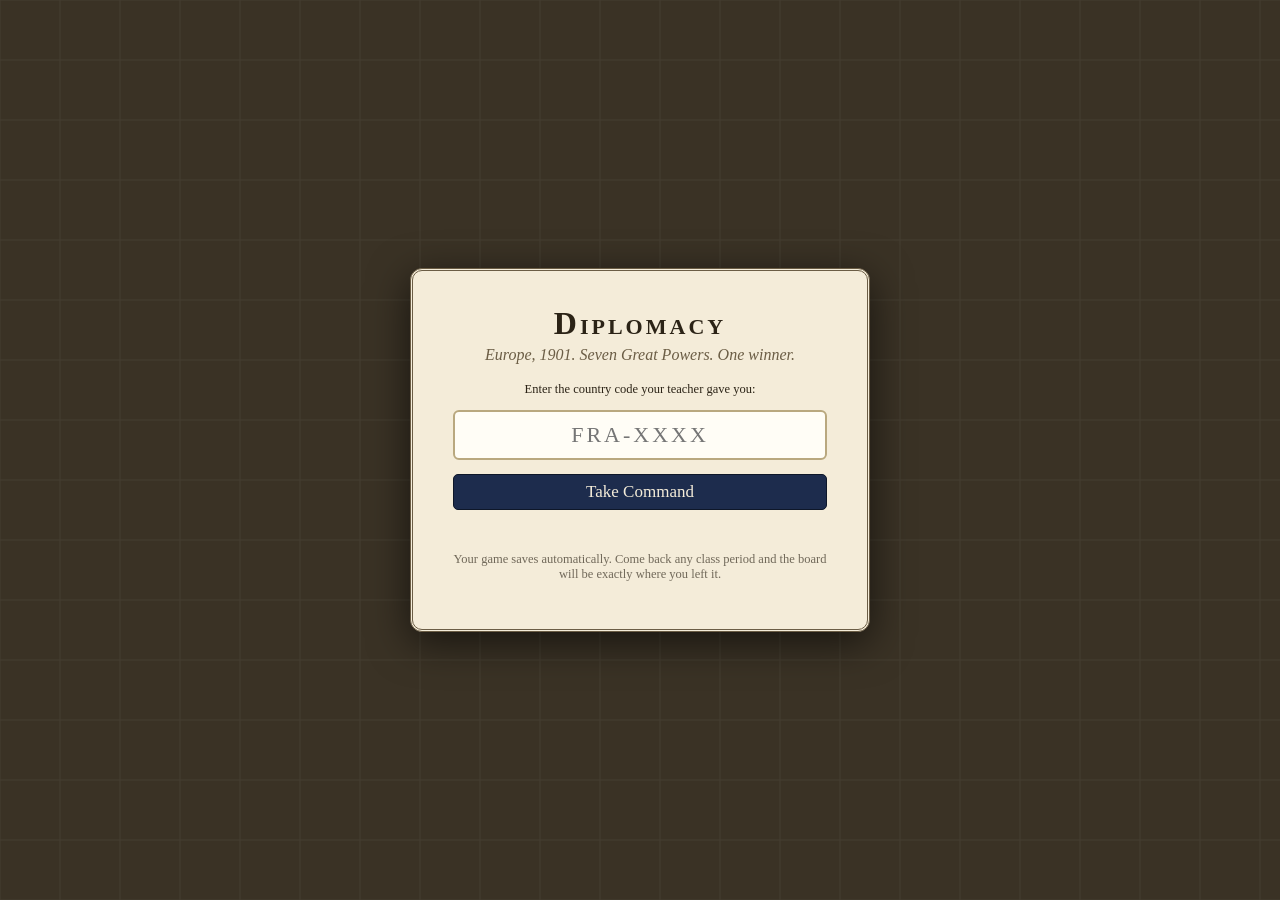
<file: index.html>
<!DOCTYPE html>
<html lang="en">
<head>
<meta charset="UTF-8">
<meta name="viewport" content="width=device-width, initial-scale=1.0">
<title>Diplomacy — 1901</title>
<link rel="stylesheet" href="css/style.css">
<link rel="icon" href="data:image/svg+xml,<svg xmlns='http://www.w3.org/2000/svg' viewBox='0 0 100 100'><text y='80' font-size='80'>⚓</text></svg>">
</head>
<body>

<!-- JOIN SCREEN -->
<div id="join" class="joinwrap" style="display:none">
  <div class="joincard">
    <h1>Diplomacy</h1>
    <div class="tag">Europe, 1901. Seven Great Powers. One winner.</div>
    <p class="small">Enter the country code your teacher gave you:</p>
    <input id="joinCode" maxlength="12" placeholder="FRA-XXXX" autocomplete="off">
    <button class="act" id="joinBtn">Take Command</button>
    <div class="joinerr" id="joinErr"></div>
    <p class="small muted">Your game saves automatically. Come back any class period and the board will be exactly where you left it.</p>
  </div>
</div>

<!-- GAME SCREEN -->
<div id="game" style="display:none">
  <header class="topbar">
    <h1>Diplomacy</h1>
    <span class="sub" id="gameName"></span>
    <span class="badge phase" id="phaseBadge"></span>
    <span class="badge power" id="powerBadge"></span>
    <span class="badge" id="scBadge"></span>
    <span class="badge" id="lockBadge"></span>
    <span class="spacer"></span>
    <button class="act ghost" id="leaveBtn" title="Switch to a different code">Sign out</button>
  </header>

  <main class="layout">
    <div class="boardwrap">
      <svg class="board" id="boardSvg"></svg>
    </div>

    <div class="panel">
      <div id="banners"></div>

      <div class="tabs">
        <button id="tabOrders" class="active">Orders</button>
        <button id="tabMsgs">Diplomacy <span id="msgCount"></span></button>
        <button id="tabLast">Last Turn</button>
      </div>

      <!-- ORDERS TAB -->
      <div id="paneOrders">
        <div class="hint" id="orderHint">Click one of your units on the map to give it an order.</div>
        <div class="actionbar" id="actionBar"></div>
        <h2 style="margin-top:8px">Your Orders</h2>
        <ul class="orders" id="orderList"></ul>
        <div class="actionbar" style="margin-top:8px">
          <button class="act good" id="submitBtn">Submit orders ✓</button>
          <button class="act ghost" id="unsubmitBtn" style="display:none">Edit orders again</button>
        </div>
        <div class="statusline" id="whoIsIn"></div>
      </div>

      <!-- MESSAGES TAB -->
      <div id="paneMsgs" style="display:none">
        <div class="hint">Negotiate in secret. Promises are not binding — that's Diplomacy. <b>Your teacher can read every message.</b></div>
        <div class="msgcompose">
          <select id="msgTo" style="flex:1"></select>
          <select id="msgKind">
            <option value="chat">💬 Message</option>
            <option value="alliance">🤝 Propose alliance</option>
            <option value="peace">🕊 Offer peace</option>
            <option value="threat">⚔ Send threat</option>
          </select>
        </div>
        <div class="msgcompose">
          <textarea id="msgText" maxlength="500" placeholder="Write your letter... or just send a proposal."></textarea>
          <button class="act" id="msgSend">Send</button>
        </div>
        <div class="msglist" id="msgList"></div>
      </div>

      <!-- LAST TURN TAB -->
      <div id="paneLast" style="display:none">
        <h2 id="lastLabel">Last Turn</h2>
        <div class="actionbar">
          <button class="act ghost" id="showArrowsBtn">Show moves on map</button>
        </div>
        <ul class="orders" id="lastList"></ul>
      </div>
    </div>
  </main>
</div>

<div id="modalHost"></div>

<script src="shared/map-data.js"></script>
<script src="shared/engine.js"></script>
<script src="shared/bot.js"></script>
<script src="js/config.js"></script>
<script src="js/api.js"></script>
<script src="js/board.js"></script>
<script src="js/app.js"></script>
</body>
</html>
</file>
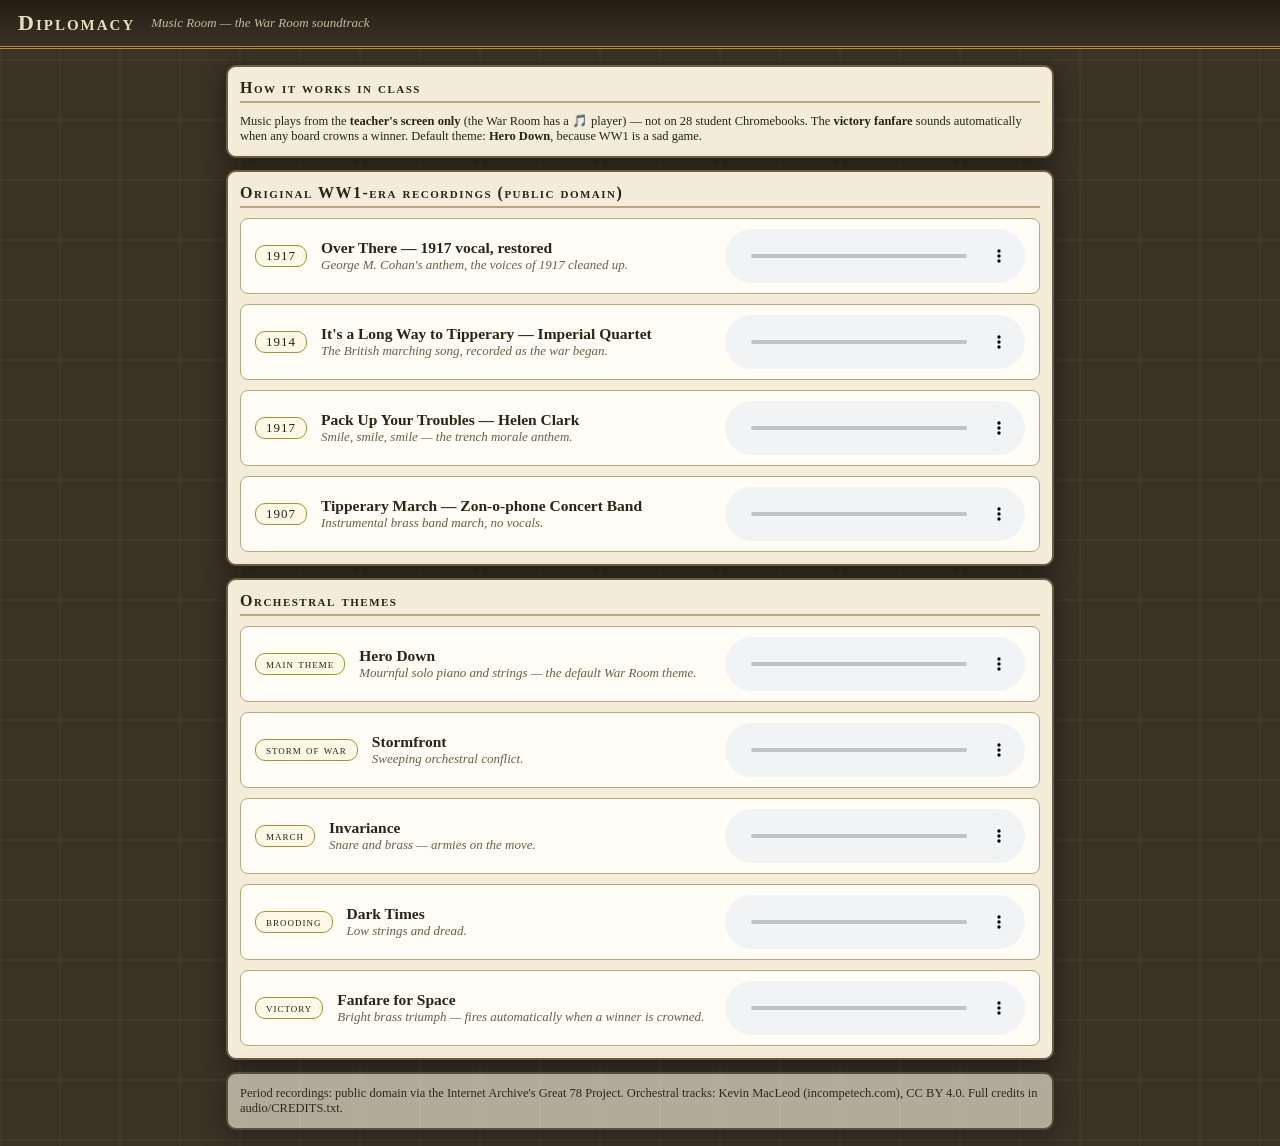
<file: music.html>
<!DOCTYPE html>
<html lang="en">
<head>
<meta charset="UTF-8">
<meta name="viewport" content="width=device-width, initial-scale=1.0">
<title>Diplomacy — Music Room</title>
<link rel="stylesheet" href="css/style.css">
<style>
  .audwrap { max-width: 860px; margin: 0 auto; padding: 16px; display: flex; flex-direction: column; gap: 12px; }
  .trackcard { display: flex; align-items: center; gap: 14px; background: #fffdf6; border: 1px solid var(--line); border-radius: 8px; padding: 10px 14px; }
  .trackcard .info { flex: 1; min-width: 0; }
  .trackcard .tname { font-weight: bold; font-size: 15.5px; }
  .trackcard .tdesc { font-size: 13px; font-style: italic; color: #6b5d45; }
  .trackcard audio { width: 300px; }
  .moodtag { font-variant: small-caps; letter-spacing: 1px; font-size: 13px; padding: 2px 10px; border-radius: 10px; border: 1px solid var(--gold); background: #fff8e6; white-space: nowrap; }
  @media (max-width: 700px) { .trackcard { flex-direction: column; align-items: stretch; } .trackcard audio { width: 100%; } }
</style>
</head>
<body>
<header class="topbar">
  <h1>Diplomacy</h1>
  <span class="sub">Music Room — the War Room soundtrack</span>
</header>

<main class="audwrap">
  <div class="panel">
    <h2>How it works in class</h2>
    <div class="small">
      Music plays from the <b>teacher's screen only</b> (the War Room has a 🎵 player) —
      not on 28 student Chromebooks. The <b>victory fanfare</b> sounds automatically when
      any board crowns a winner. Default theme: <b>Hero Down</b>, because WW1 is a sad game.
    </div>
  </div>

  <div class="panel">
    <h2>Original WW1-era recordings (public domain)</h2>
    <div class="trackcard">
      <span class="moodtag">1917</span>
      <div class="info"><div class="tname">Over There — 1917 vocal, restored</div>
        <div class="tdesc">George M. Cohan's anthem, the voices of 1917 cleaned up.</div></div>
      <audio controls preload="none" src="audio/overthere-vocal-1917-restored.mp3"></audio>
    </div>
    <div class="trackcard">
      <span class="moodtag">1914</span>
      <div class="info"><div class="tname">It's a Long Way to Tipperary — Imperial Quartet</div>
        <div class="tdesc">The British marching song, recorded as the war began.</div></div>
      <audio controls preload="none" src="audio/period-tipperary-imperial-quartet-1914.mp3"></audio>
    </div>
    <div class="trackcard">
      <span class="moodtag">1917</span>
      <div class="info"><div class="tname">Pack Up Your Troubles — Helen Clark</div>
        <div class="tdesc">Smile, smile, smile — the trench morale anthem.</div></div>
      <audio controls preload="none" src="audio/period-pack-up-your-troubles-1917.mp3"></audio>
    </div>
    <div class="trackcard">
      <span class="moodtag">1907</span>
      <div class="info"><div class="tname">Tipperary March — Zon-o-phone Concert Band</div>
        <div class="tdesc">Instrumental brass band march, no vocals.</div></div>
      <audio controls preload="none" src="audio/period-tipperary-march-band-1907.mp3"></audio>
    </div>
  </div>

  <div class="panel">
    <h2>Orchestral themes</h2>
    <div class="trackcard">
      <span class="moodtag">main theme</span>
      <div class="info"><div class="tname">Hero Down</div>
        <div class="tdesc">Mournful solo piano and strings — the default War Room theme.</div></div>
      <audio controls preload="none" src="audio/defeat-hero-down.mp3"></audio>
    </div>
    <div class="trackcard">
      <span class="moodtag">storm of war</span>
      <div class="info"><div class="tname">Stormfront</div>
        <div class="tdesc">Sweeping orchestral conflict.</div></div>
      <audio controls preload="none" src="audio/battle-stormfront.mp3"></audio>
    </div>
    <div class="trackcard">
      <span class="moodtag">march</span>
      <div class="info"><div class="tname">Invariance</div>
        <div class="tdesc">Snare and brass — armies on the move.</div></div>
      <audio controls preload="none" src="audio/march-invariance.mp3"></audio>
    </div>
    <div class="trackcard">
      <span class="moodtag">brooding</span>
      <div class="info"><div class="tname">Dark Times</div>
        <div class="tdesc">Low strings and dread.</div></div>
      <audio controls preload="none" src="audio/warroom-dark-times.mp3"></audio>
    </div>
    <div class="trackcard">
      <span class="moodtag">victory</span>
      <div class="info"><div class="tname">Fanfare for Space</div>
        <div class="tdesc">Bright brass triumph — fires automatically when a winner is crowned.</div></div>
      <audio controls preload="none" src="audio/victory-fanfare-for-space.mp3"></audio>
    </div>
  </div>

  <div class="panel small muted">
    Period recordings: public domain via the Internet Archive's Great 78 Project.
    Orchestral tracks: Kevin MacLeod (incompetech.com), CC BY 4.0. Full credits in audio/CREDITS.txt.
  </div>
</main>
</body>
</html>
</file>
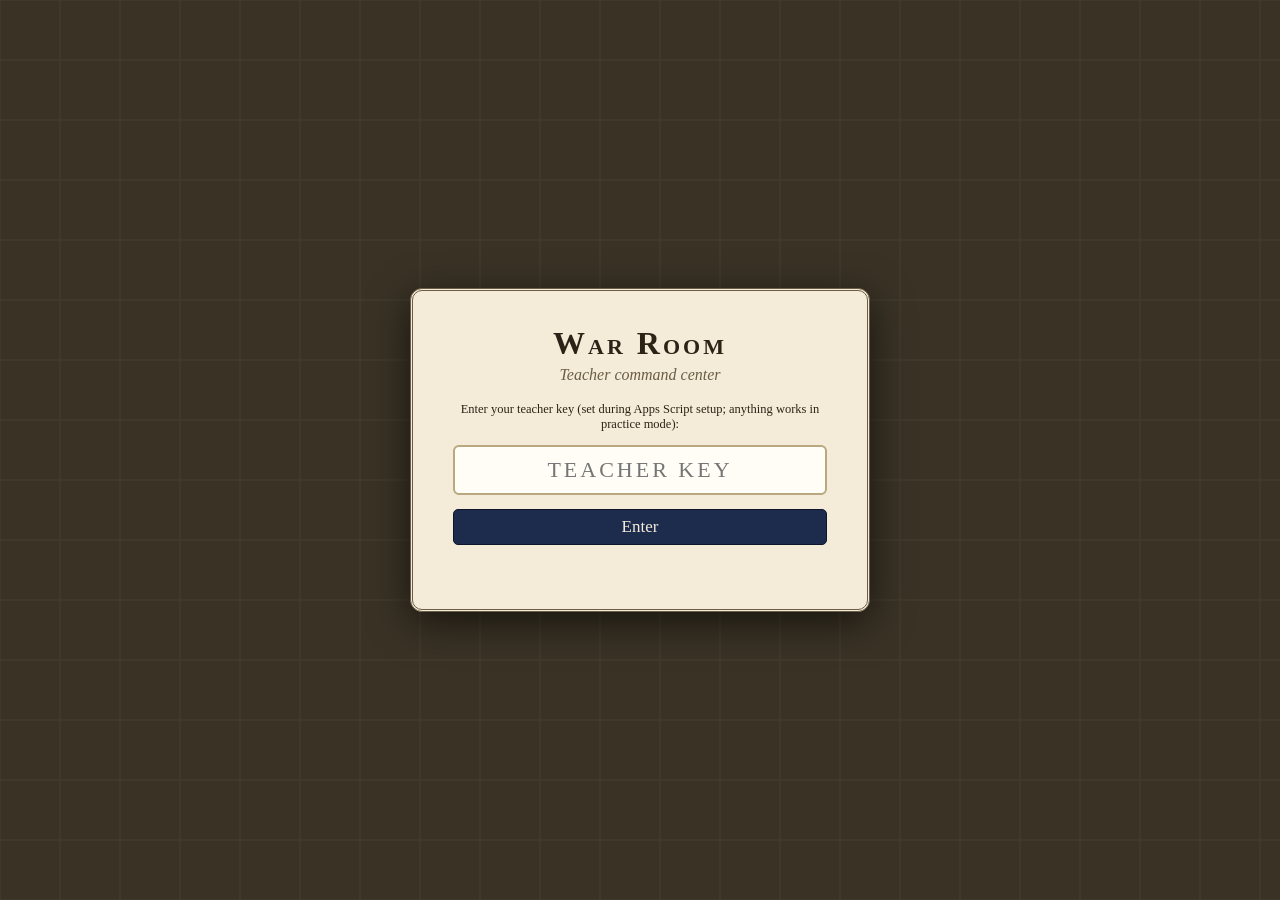
<file: teacher.html>
<!DOCTYPE html>
<html lang="en">
<head>
<meta charset="UTF-8">
<meta name="viewport" content="width=device-width, initial-scale=1.0">
<title>Diplomacy — War Room (Teacher)</title>
<link rel="stylesheet" href="css/style.css">
<link rel="icon" href="data:image/svg+xml,<svg xmlns='http://www.w3.org/2000/svg' viewBox='0 0 100 100'><text y='80' font-size='80'>🗺️</text></svg>">
</head>
<body>

<!-- TEACHER LOGIN -->
<div id="tjoin" class="joinwrap" style="display:none">
  <div class="joincard">
    <h1>War Room</h1>
    <div class="tag">Teacher command center</div>
    <p class="small">Enter your teacher key (set during Apps Script setup; anything works in practice mode):</p>
    <input id="tkeyInput" type="password" placeholder="teacher key" autocomplete="off">
    <button class="act" id="tkeyBtn">Enter</button>
    <div class="joinerr" id="tkeyErr"></div>
  </div>
</div>

<div id="tmain" style="display:none">
  <header class="topbar">
    <h1>Diplomacy — War Room</h1>
    <span class="badge" id="modeBadge"></span>
    <span class="spacer"></span>
    <label class="small" style="color:#e8dcbf">Map style (all games):
      <select id="allStyle">
        <option value="empire">Empire (countries colored)</option>
        <option value="terrain">Classic terrain (1976 look)</option>
      </select>
    </label>
    <button class="act ghost" id="allStyleBtn">Apply</button>
    <button class="act good" id="unlockAllBtn">🔓 Unlock all (class started)</button>
    <button class="act warn" id="lockAllBtn">🔒 Lock all (class over)</button>
    <button class="act ghost" id="tLogout">Sign out</button>
  </header>

  <main style="max-width:1700px;margin:0 auto;padding:12px;display:flex;flex-direction:column;gap:12px">

    <!-- MUSIC (teacher's screen only) -->
    <div class="panel" style="flex-direction:row;align-items:center;gap:10px;flex-wrap:wrap">
      <b style="font-variant:small-caps;letter-spacing:1px">🎵 War Room music</b>
      <select id="musicSel" style="flex:1;min-width:220px;font-family:inherit;padding:5px;border:1px solid var(--line);border-radius:5px;background:#fffdf6"></select>
      <button class="act" id="musicBtn">▶ Play</button>
      <input id="musicVol" type="range" min="0" max="100" value="60" style="width:110px" title="Volume">
      <span class="small muted">Plays on this screen only. The victory fanfare sounds by itself when a board crowns a winner.</span>
    </div>

    <!-- GAME LIST -->
    <div class="panel">
      <h2>Your Games</h2>
      <table class="games">
        <thead><tr>
          <th>Game</th><th>Phase</th><th>Orders in</th><th>Status</th><th style="width:330px">Actions</th>
        </tr></thead>
        <tbody id="gameRows"></tbody>
      </table>
      <div class="actionbar">
        <button class="act" id="newGameBtn">＋ New game (7 players)</button>
        <button class="act ghost" id="refreshBtn">↻ Refresh</button>
      </div>
      <div class="hint" id="tHint">
        <b>Class flow:</b> Unlock at the start of class → kids negotiate &amp; enter orders → when time's up
        hit <b>Resolve</b> on each game (units without orders simply hold) → Lock at the end of class.
        <b>Undo</b> reverses the last resolution if something went wrong.
      </div>
    </div>

    <!-- GAME DETAIL -->
    <div class="panel" id="detailPanel" style="display:none">
      <h2 id="dTitle"></h2>
      <div class="actionbar">
        <span class="badge phase" id="dPhase"></span>
        <span class="badge" id="dLock"></span>
        <button class="act good" id="dResolve">⚔ Resolve this turn</button>
        <button class="act" id="dLockBtn"></button>
        <button class="act warn" id="dUndo">↩ Undo last turn</button>
        <button class="act ghost" id="dClose">Close</button>
      </div>
      <div id="dWinner"></div>

      <h2>Country Codes <span class="small muted">(hand these to your players — regenerate if leaked)</span></h2>
      <div class="codegrid" id="dCodes"></div>

      <div style="display:grid;grid-template-columns:minmax(0,1.4fr) minmax(0,1fr);gap:12px">
        <div>
          <h2>Board</h2>
          <div class="boardwrap" style="box-shadow:none">
            <svg class="board" id="dBoard"></svg>
          </div>
          <div class="actionbar" style="margin-top:6px">
            <button class="act ghost" id="dShowLast">Show last turn's moves</button>
          </div>
        </div>
        <div style="min-width:0">
          <h2>Orders this turn</h2>
          <ul class="orders" id="dOrders" style="max-height:300px"></ul>
          <h2 style="margin-top:10px">Messages (all private mail, visible to you)</h2>
          <div class="msglist" id="dMsgs" style="max-height:300px"></div>
          <h2 style="margin-top:10px">Settings</h2>
          <div class="small" style="display:flex;flex-direction:column;gap:6px" id="dSettings"></div>
        </div>
      </div>
    </div>

    <!-- SCHOOL HOURS -->
    <div class="panel">
      <h2>School-Hours Backstop</h2>
      <div class="small" id="schedNote">
        Even if you forget to lock, the server refuses all student actions outside these hours
        (classroom mode only — practice mode skips this).
      </div>
      <div class="actionbar" style="align-items:center">
        <label class="small">Days:
          <select id="schedDays">
            <option value="12345">Mon–Fri</option>
            <option value="1234567">Every day</option>
          </select>
        </label>
        <label class="small">From <input id="schedStart" type="time" value="08:00"></label>
        <label class="small">To <input id="schedEnd" type="time" value="15:30"></label>
        <label class="small"><input type="checkbox" id="schedOn" checked> Enforce</label>
        <button class="act" id="schedSave">Save schedule</button>
        <span class="small muted" id="schedStatus"></span>
      </div>
    </div>
  </main>
</div>

<div id="modalHost"></div>

<script src="shared/map-data.js"></script>
<script src="shared/engine.js"></script>
<script src="shared/bot.js"></script>
<script src="js/config.js"></script>
<script src="js/api.js"></script>
<script src="js/board.js"></script>
<script src="js/teacher.js"></script>
</body>
</html>
</file>
<file: css/style.css>
/* ============================================================
 * DIPLOMACY — 1901 vintage theme
 * ============================================================ */

:root {
  --ink: #2b2316;
  --paper: #f4ecd9;
  --paper-dark: #e6dabe;
  --accent: #7a1f1f;
  --gold: #b08d2e;
  --line: #b9a87f;
}

* { box-sizing: border-box; }

body {
  margin: 0;
  font-family: Georgia, 'Times New Roman', serif;
  background: #3a3225 url('data:image/svg+xml;utf8,<svg xmlns="http://www.w3.org/2000/svg" width="60" height="60" opacity="0.05"><rect width="60" height="60" fill="none" stroke="white"/></svg>');
  color: var(--ink);
}

header.topbar {
  background: linear-gradient(#241e14, #3a3225);
  color: #e8dcbf;
  padding: 10px 18px;
  display: flex;
  align-items: center;
  gap: 16px;
  flex-wrap: wrap;
  border-bottom: 3px double var(--gold);
}
header.topbar h1 {
  font-size: 22px; margin: 0; letter-spacing: 2px;
  font-variant: small-caps;
}
header.topbar .sub { font-size: 13px; opacity: .8; font-style: italic; }
.spacer { flex: 1; }

.badge {
  display: inline-block; padding: 3px 10px; border-radius: 4px;
  font-size: 13px; border: 1px solid var(--gold); background: #241e14;
}
.badge.power { font-weight: bold; letter-spacing: 1px; }
.badge.lock-on { background: #5e1f1a; border-color: #d77; }
.badge.lock-off { background: #1f4d2a; border-color: #7c7; }
.badge.phase { background: #1d2c4d; }

main.layout {
  display: grid;
  grid-template-columns: minmax(0, 1fr) 360px;
  gap: 12px;
  padding: 12px;
  max-width: 1700px;
  margin: 0 auto;
}
@media (max-width: 1000px) {
  main.layout { grid-template-columns: 1fr; }
}

.boardwrap {
  background: #5b4a8e;           /* the purple frame of the 1976 board */
  border: 3px solid #3e3263;
  border-radius: 8px;
  box-shadow: 0 6px 24px rgba(0,0,0,.45);
  padding: 10px;
}
svg.board { width: 100%; height: auto; display: block; border-radius: 3px; }

/* board element styles */
.prov { cursor: pointer; transition: filter .12s; }
.prov:hover { filter: brightness(1.08); }
.prov.hl-sel { stroke: #1d2c4d !important; stroke-width: 2 !important; filter: brightness(1.12); }
.prov.hl-target { stroke: #1f6b2a !important; stroke-width: 1.8 !important; filter: brightness(1.22); cursor: crosshair; }
.prov.hl-warn { stroke: #a33 !important; stroke-width: 1.8 !important; }
.unit.dislodged { animation: blink 1.1s infinite; }
@keyframes blink { 50% { opacity: .45; } }
.failx { font: 700 9px Georgia, serif; fill: #b3382c; }
.buildmark, .removemark { font: 700 9px Georgia, serif; fill: #1f6b2a; }
.removemark { fill: #b3382c; }

/* side panel */
.panel {
  background: var(--paper);
  border: 2px solid #6b5d45;
  border-radius: 10px;
  box-shadow: 0 6px 24px rgba(0,0,0,.45);
  padding: 12px;
  display: flex;
  flex-direction: column;
  gap: 10px;
  min-width: 0;
}
.panel h2 {
  margin: 0; font-size: 16px; font-variant: small-caps; letter-spacing: 1.5px;
  border-bottom: 2px solid var(--line); padding-bottom: 4px;
}
.tabs { display: flex; gap: 6px; }
.tabs button {
  flex: 1; padding: 6px 4px; cursor: pointer;
  font-family: inherit; font-size: 13px;
  background: var(--paper-dark); color: var(--ink);
  border: 1px solid var(--line); border-radius: 5px;
}
.tabs button.active { background: var(--ink); color: var(--paper); }

.actionbar { display: flex; flex-wrap: wrap; gap: 6px; }
button.act {
  padding: 7px 12px; cursor: pointer; font-family: inherit; font-size: 14px;
  background: #1d2c4d; color: #f4ecd9; border: 1px solid #0e1729; border-radius: 5px;
}
button.act:hover { filter: brightness(1.2); }
button.act.warn { background: #7a1f1f; }
button.act.good { background: #1f6b2a; }
button.act.ghost { background: var(--paper-dark); color: var(--ink); border-color: var(--line); }
button.act:disabled { opacity: .45; cursor: default; }

.hint {
  font-size: 13px; font-style: italic; background: #fff8e6;
  border: 1px dashed var(--gold); border-radius: 5px; padding: 7px 9px;
}

ul.orders { list-style: none; margin: 0; padding: 0; max-height: 260px; overflow-y: auto; }
ul.orders li {
  display: flex; align-items: center; gap: 8px;
  padding: 5px 7px; border-bottom: 1px solid var(--line); font-size: 14px;
}
ul.orders li .res-ok { color: #1f6b2a; font-weight: bold; }
ul.orders li .res-fail { color: #b3382c; font-weight: bold; }
ul.orders li button {
  margin-left: auto; background: none; border: none; color: #7a1f1f;
  font-size: 15px; cursor: pointer;
}
ul.orders li .note { font-size: 12px; color: #7a1f1f; font-style: italic; }

.statusline { font-size: 13px; }
.statusline .dot { display: inline-block; width: 10px; height: 10px; border-radius: 50%; margin-right: 4px; }

/* messages */
.msgs { display: flex; flex-direction: column; gap: 8px; }
.msglist { max-height: 280px; overflow-y: auto; display: flex; flex-direction: column; gap: 6px; padding: 4px; }
.msg { border-radius: 8px; padding: 6px 10px; font-size: 13.5px; max-width: 92%; border: 1px solid var(--line); }
.msg.out { align-self: flex-end; background: #e3ecdf; }
.msg.in { align-self: flex-start; background: #fff8e6; }
.msg .meta { font-size: 11px; opacity: .65; margin-bottom: 2px; }
.msgcompose { display: flex; gap: 6px; }
.msgcompose select, .msgcompose input, .msgcompose textarea {
  font-family: inherit; font-size: 13.5px; padding: 6px;
  border: 1px solid var(--line); border-radius: 5px; background: #fffdf6;
}
.msgcompose textarea { flex: 1; resize: vertical; min-height: 38px; }

/* join screen */
.joinwrap {
  min-height: 100vh; display: flex; align-items: center; justify-content: center;
  flex-direction: column; gap: 18px; padding: 20px;
}
.joincard {
  background: var(--paper); border: 3px double #6b5d45; border-radius: 12px;
  padding: 34px 40px; max-width: 460px; text-align: center;
  box-shadow: 0 10px 40px rgba(0,0,0,.6);
}
.joincard h1 { font-variant: small-caps; letter-spacing: 3px; margin: 0 0 4px; }
.joincard .tag { font-style: italic; color: #6b5d45; margin-bottom: 18px; }
.joincard input {
  width: 100%; font-size: 22px; text-align: center; letter-spacing: 3px;
  padding: 10px; border: 2px solid var(--line); border-radius: 6px;
  font-family: inherit; text-transform: uppercase; background: #fffdf6;
}
.joincard button { margin-top: 14px; width: 100%; font-size: 17px; }
.joinerr { color: #7a1f1f; font-weight: bold; min-height: 20px; margin-top: 10px; }

/* modal coast/choice picker */
.modal-back {
  position: fixed; inset: 0; background: rgba(20,15,8,.55);
  display: flex; align-items: center; justify-content: center; z-index: 50;
}
.modal {
  background: var(--paper); border: 2px solid #6b5d45; border-radius: 10px;
  padding: 20px 24px; min-width: 280px; text-align: center;
}
.modal h3 { margin: 0 0 12px; font-variant: small-caps; }
.modal .choices { display: flex; gap: 10px; justify-content: center; flex-wrap: wrap; }

/* banners */
.banner {
  padding: 9px 14px; border-radius: 6px; font-size: 14.5px;
  border: 1px solid;
}
.banner.locked { background: #f6dcd7; border-color: #b3382c; color: #5e1f1a; }
.banner.winner { background: #e9f3da; border-color: #1f6b2a; color: #1c3d12; font-weight: bold; }
.banner.info { background: #fff8e6; border-color: var(--gold); }

/* teacher dashboard bits */
table.games { width: 100%; border-collapse: collapse; font-size: 14px; }
table.games th, table.games td { border: 1px solid var(--line); padding: 6px 8px; text-align: left; }
table.games th { background: var(--paper-dark); font-variant: small-caps; }
table.games tr:hover td { background: #fff8e6; }
.codegrid { display: grid; grid-template-columns: repeat(auto-fill, minmax(150px, 1fr)); gap: 8px; }
.codecard {
  border: 1px solid var(--line); border-radius: 6px; padding: 8px; text-align: center;
  background: #fffdf6;
}
.codecard .pname { font-variant: small-caps; font-weight: bold; font-size: 13px; }
.codecard .code { font-size: 18px; letter-spacing: 2px; font-family: 'Courier New', monospace; font-weight: bold; }
.codecard button { font-size: 11px; margin-top: 4px; }
.mono { font-family: 'Courier New', monospace; }
.small { font-size: 12.5px; }
.muted { opacity: .65; }
</file>
